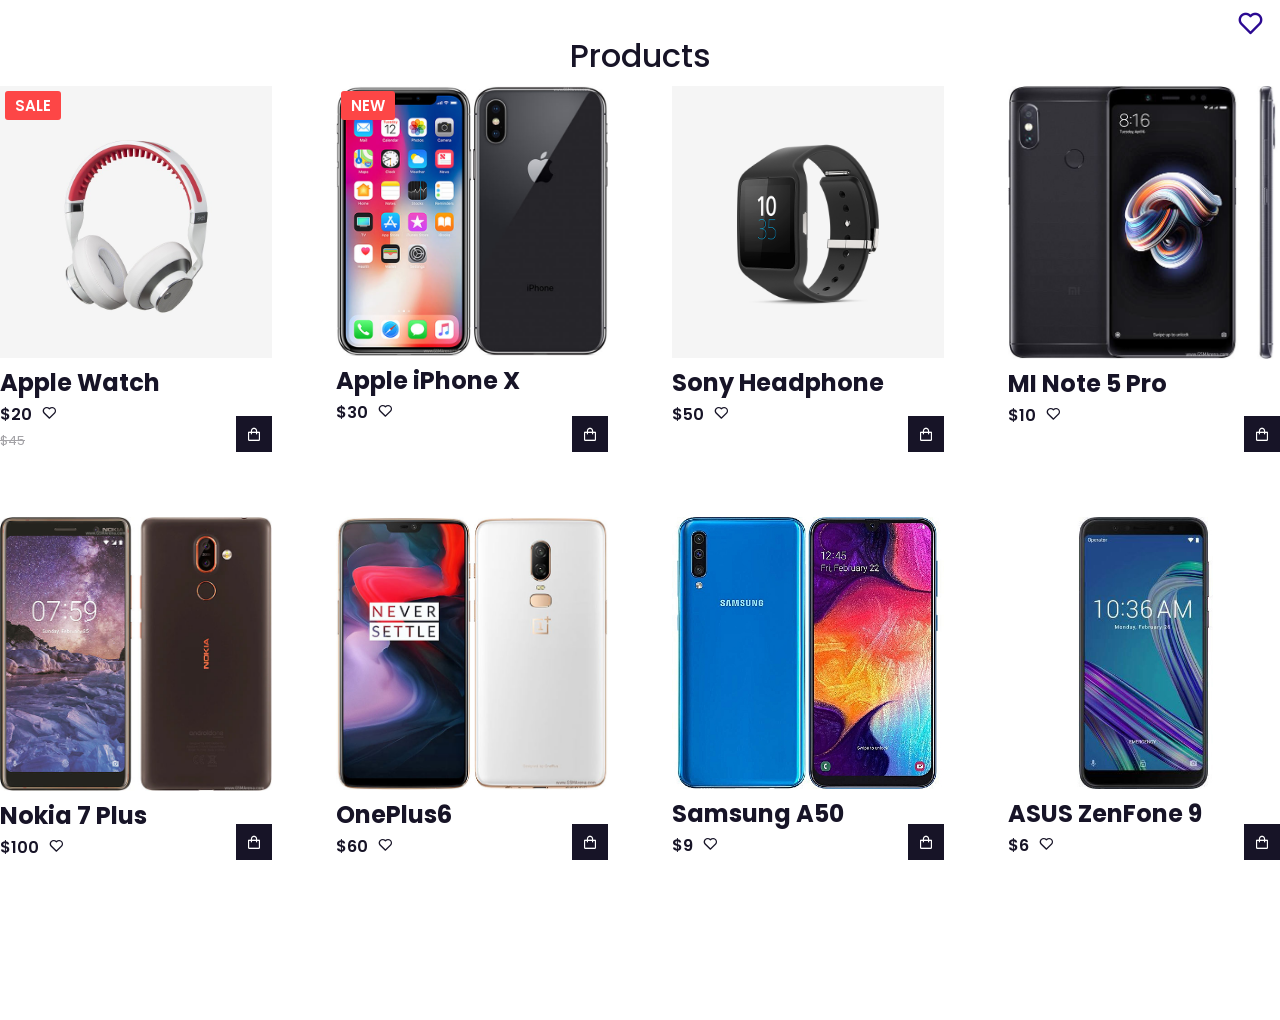
<file: shopping/project 1.html>
<!DOCTYPE html>
<html lang="en">
<head>
<meta charset="UTF_8">
<link rel="stylesheet" href="style.css">
<link href='https://unpkg.com/boxicons@2.1.4/css/boxicons.min.css' rel='stylesheet'>
<meta http-equiv="X-UA-Compatible" content="IE=edge">
<meta name="viewport" content="width=device-width, initial-scale=1.0">
<title>Products Shopping </title>
</head>

<body>
  
  <header>
    <div class="nav container">
      <!--<a href="#" class="logo">Ecommerce</a>-->
  <i class='bx bx-heart favorite' id="fav-icon"></i>
  
  <div class="fav-cart"> 
    <h2 class="fav-title">
      Your favorite
    </h2>
    <div class="fav-content">
      <div class="fav-box">
        <img src="Pictures/Image-10.jpg" alt="" class="fav-img">
        <div class="fav-detail">
          <div class="fav-pro-title"></div>
            samsung_a50
            <div class="fav-pro-price"> $10</div>
        </div>
        
        <i class='bx bxs-trash-alt fav-remove'></i>
      </div>
        </div>
        
        <button type="button" class="buy-button">Buy Now</button>
        <i class='bx bx-x' id="close-cart"></i>
    </div>
  </div>
  </header>

<section class ="shop containers">
<h2 class="section-title">Products</h2>

<div class ="content">

<! --BOXES-->

<div class ="boxes">   
  <img src="Pictures/Image-1 (1).jpg" alt=" "  class="proudcts-image"> 
<h2 class="proudcts-title">Apple Watch</h2>
<span class="price">$20</span>
<i class='bx bx-heart fav'></i><br>
<span class="discount">$45</span>
<div class="text"><h5>Sale</h5></div>
<i class='bx bx-shopping-bag add-cart'></i>
</div>

<div class ="boxes">
<img src="Pictures/iphone_x.jpg" alt=" "  class="proudcts-image">
<h2 class="proudcts-title">Apple iPhone X</h2>
<span class="price">$30</span>
<i class='bx bx-heart fav'></i>
<div class="text"><h5>New</h5></div>
<i class='bx bx-shopping-bag add-cart'></i>
</div>


<div class ="boxes">
<img src="Pictures/Image-19.jpg" alt=" "  class="proudcts-image"> 
<h2 class="proudcts-title">Sony Headphone</h2>
<span class="price">$50</span>
<i class='bx bx-shopping-bag add-cart'></i>
<i class='bx bx-heart fav'></i>
</div>

<div class ="boxes">
<img src="Pictures/mi_note_5_pro.jpg" alt=" "  class="proudcts-image">
<h2 class="proudcts-title">MI Note 5 Pro</h2>
<span class="price">$10</span>
<i class='bx bx-shopping-bag add-cart'> </i>
<i class='bx bx-heart fav'></i>
</div>

   
<div class ="boxes">   
  <img src="Pictures/nokia_7_plus.jpg" alt=" "  class="proudcts-image">
<h2 class="proudcts-title">Nokia 7 Plus</h2>
<span class="price">$100</span>
<i class='bx bx-shopping-bag add-cart'></i>
<i class='bx bx-heart fav'></i>
</div>


<div class ="boxes">
<img src="Pictures/one_plus_6.jpg" alt=" "  class="proudcts-image">
<h2 class="proudcts-title">OnePlus6</h2>
<span class="price">$60</span>
<i class='bx bx-shopping-bag add-cart'></i>
<i class='bx bx-heart fav'></i>
</div>

<div class ="boxes">
  <img src="Pictures/samsung_a50.jpg" alt=" "  class="proudcts-image">
  <h2 class="proudcts-title">Samsung A50</h2>
  <span class="price">$9</span>
  <i class='bx bx-shopping-bag add-cart'></i>
  <i class='bx bx-heart fav'></i>
</div>

  <div class ="boxes">
    <img src="Pictures/zenfone_m1.jpg" alt=" "  class="proudcts-image">
    <h2 class="proudcts-title">ASUS ZenFone 9</h2>
    <span class="price">$6</span>
    <i class='bx bx-shopping-bag add-cart'></i>
    <i class='bx bx-heart fav'></i>
    </div>
</div>
</section>
<script src="main.js"></script>
</body>
</html>
</file>
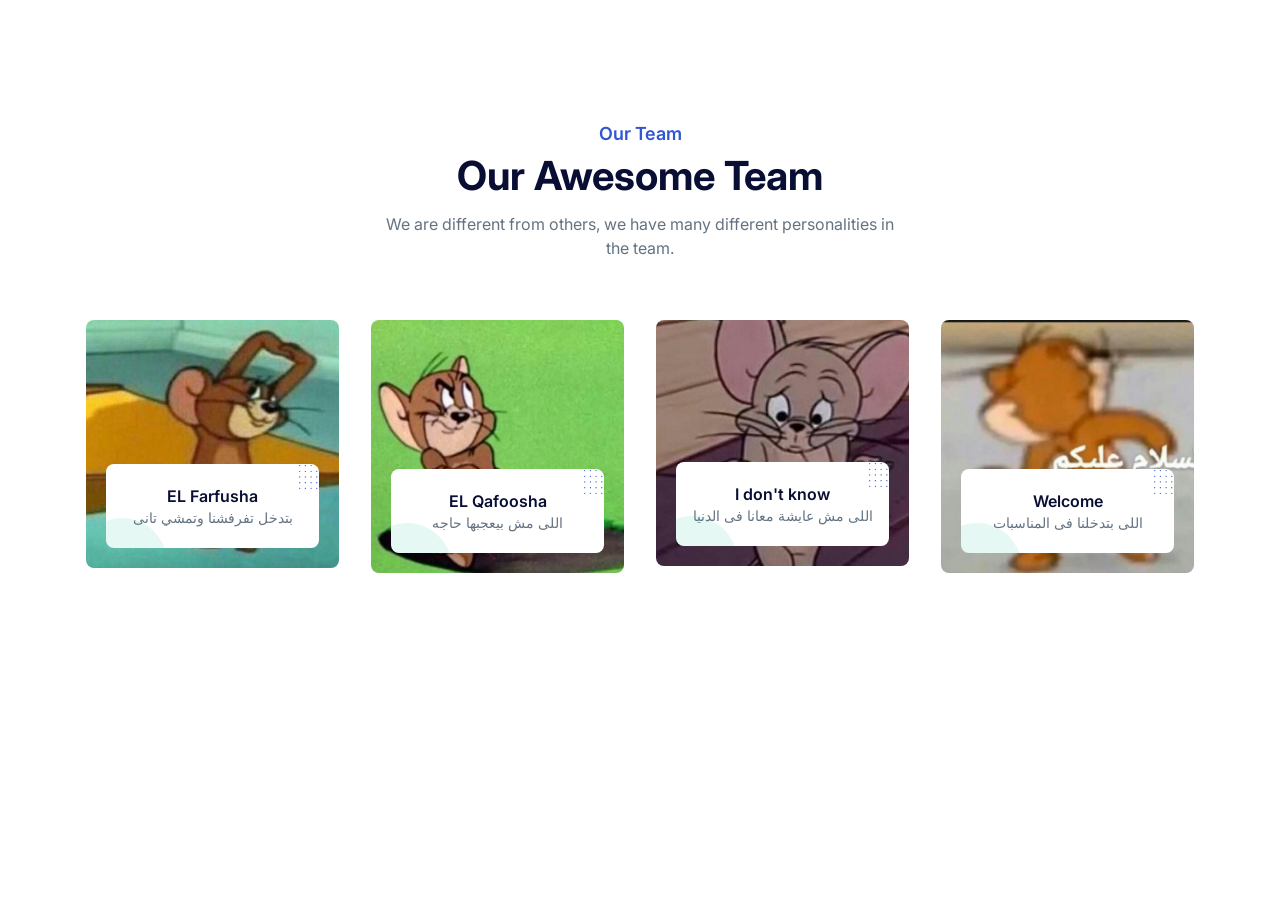
<file: admin/layout/team.html>
<!DOCTYPE html>
<html lang="en">
  <head>
    <meta charset="UTF-8" />
    <meta http-equiv="X-UA-Compatible" content="IE=edge" />
    <meta name="viewport" content="width=device-width, initial-scale=1.0" />
    <title>Teams | TailGrids</title>
    <link
      rel="shortcut icon"
      href="assets/images/favicon.svg"
      type="image/x-icon"
    />
    <link rel="stylesheet" href="assets/css/tailwind.css" />
  </head>
  <body>
    <!-- ====== Team Section Start -->
    <section class="pt-20 pb-10 lg:pt-[120px] lg:pb-20">
      <div class="container mx-auto">
        <div class="-mx-4 flex flex-wrap">
          <div class="w-full px-4">
            <div class="mx-auto mb-[60px] max-w-[510px] text-center">
              <span class="mb-2 block text-lg font-semibold text-primary">
                Our Team
              </span>
              <h2
                class="mb-4 text-3xl font-bold text-dark sm:text-4xl md:text-[40px]"
              >
                Our Awesome Team
              </h2>
              <p class="text-base text-body-color">
                We are different from others,
                we have many different personalities in the team.
              </p>
            </div>
          </div>
        </div>

        <div class="-mx-4 flex flex-wrap justify-center">
          <div class="w-full px-4 md:w-1/2 xl:w-1/4">
            <div class="mx-auto mb-10 w-full max-w-[370px]">
              <div class="relative overflow-hidden rounded-lg">
                <img
                  src="assets/images/team/team-01/image-01.jpg"
                  alt="image"
                  class="w-full"
                />
                <div class="absolute bottom-5 left-0 w-full text-center">
                  <div
                    class="relative mx-5 overflow-hidden rounded-lg bg-white py-5 px-3"
                  >
                    <h3 class="text-base font-semibold text-dark">
                      EL Farfusha
                    </h3>
                    <p class="text-sm text-body-color">بتدخل تفرفشنا وتمشي تانى</p>
                    <div>
                      <span class="absolute left-0 bottom-0">
                        <svg
                          width="61"
                          height="30"
                          viewBox="0 0 61 30"
                          fill="none"
                          xmlns="http://www.w3.org/2000/svg"
                        >
                          <circle
                            cx="16"
                            cy="45"
                            r="45"
                            fill="#13C296"
                            fill-opacity="0.11"
                          />
                        </svg>
                      </span>
                      <span class="absolute top-0 right-0">
                        <svg
                          width="20"
                          height="25"
                          viewBox="0 0 20 25"
                          fill="none"
                          xmlns="http://www.w3.org/2000/svg"
                        >
                          <circle
                            cx="0.706257"
                            cy="24.3533"
                            r="0.646687"
                            transform="rotate(-90 0.706257 24.3533)"
                            fill="#3056D3"
                          />
                          <circle
                            cx="6.39669"
                            cy="24.3533"
                            r="0.646687"
                            transform="rotate(-90 6.39669 24.3533)"
                            fill="#3056D3"
                          />
                          <circle
                            cx="12.0881"
                            cy="24.3533"
                            r="0.646687"
                            transform="rotate(-90 12.0881 24.3533)"
                            fill="#3056D3"
                          />
                          <circle
                            cx="17.7785"
                            cy="24.3533"
                            r="0.646687"
                            transform="rotate(-90 17.7785 24.3533)"
                            fill="#3056D3"
                          />
                          <circle
                            cx="0.706257"
                            cy="18.6624"
                            r="0.646687"
                            transform="rotate(-90 0.706257 18.6624)"
                            fill="#3056D3"
                          />
                          <circle
                            cx="6.39669"
                            cy="18.6624"
                            r="0.646687"
                            transform="rotate(-90 6.39669 18.6624)"
                            fill="#3056D3"
                          />
                          <circle
                            cx="12.0881"
                            cy="18.6624"
                            r="0.646687"
                            transform="rotate(-90 12.0881 18.6624)"
                            fill="#3056D3"
                          />
                          <circle
                            cx="17.7785"
                            cy="18.6624"
                            r="0.646687"
                            transform="rotate(-90 17.7785 18.6624)"
                            fill="#3056D3"
                          />
                          <circle
                            cx="0.706257"
                            cy="12.9717"
                            r="0.646687"
                            transform="rotate(-90 0.706257 12.9717)"
                            fill="#3056D3"
                          />
                          <circle
                            cx="6.39669"
                            cy="12.9717"
                            r="0.646687"
                            transform="rotate(-90 6.39669 12.9717)"
                            fill="#3056D3"
                          />
                          <circle
                            cx="12.0881"
                            cy="12.9717"
                            r="0.646687"
                            transform="rotate(-90 12.0881 12.9717)"
                            fill="#3056D3"
                          />
                          <circle
                            cx="17.7785"
                            cy="12.9717"
                            r="0.646687"
                            transform="rotate(-90 17.7785 12.9717)"
                            fill="#3056D3"
                          />
                          <circle
                            cx="0.706257"
                            cy="7.28077"
                            r="0.646687"
                            transform="rotate(-90 0.706257 7.28077)"
                            fill="#3056D3"
                          />
                          <circle
                            cx="6.39669"
                            cy="7.28077"
                            r="0.646687"
                            transform="rotate(-90 6.39669 7.28077)"
                            fill="#3056D3"
                          />
                          <circle
                            cx="12.0881"
                            cy="7.28077"
                            r="0.646687"
                            transform="rotate(-90 12.0881 7.28077)"
                            fill="#3056D3"
                          />
                          <circle
                            cx="17.7785"
                            cy="7.28077"
                            r="0.646687"
                            transform="rotate(-90 17.7785 7.28077)"
                            fill="#3056D3"
                          />
                          <circle
                            cx="0.706257"
                            cy="1.58989"
                            r="0.646687"
                            transform="rotate(-90 0.706257 1.58989)"
                            fill="#3056D3"
                          />
                          <circle
                            cx="6.39669"
                            cy="1.58989"
                            r="0.646687"
                            transform="rotate(-90 6.39669 1.58989)"
                            fill="#3056D3"
                          />
                          <circle
                            cx="12.0881"
                            cy="1.58989"
                            r="0.646687"
                            transform="rotate(-90 12.0881 1.58989)"
                            fill="#3056D3"
                          />
                          <circle
                            cx="17.7785"
                            cy="1.58989"
                            r="0.646687"
                            transform="rotate(-90 17.7785 1.58989)"
                            fill="#3056D3"
                          />
                        </svg>
                      </span>
                    </div>
                  </div>
                </div>
              </div>
            </div>
          </div>
          <div class="w-full px-4 md:w-1/2 xl:w-1/4">
            <div class="mx-auto mb-10 w-full max-w-[370px]">
              <div class="relative overflow-hidden rounded-lg">
                <img
                  src="assets/images/team/team-01/image-02.jpg"
                  alt="image"
                  class="w-full"
                />
                <div class="absolute bottom-5 left-0 w-full text-center">
                  <div
                    class="relative mx-5 overflow-hidden rounded-lg bg-white py-5 px-3"
                  >
                    <h3 class="text-base font-semibold text-dark">
                      EL Qafoosha
                    </h3>
                    <p class="text-sm text-body-color"> اللى مش بيعجبها حاجه </p>
                    <div>
                      <span class="absolute left-0 bottom-0">
                        <svg
                          width="61"
                          height="30"
                          viewBox="0 0 61 30"
                          fill="none"
                          xmlns="http://www.w3.org/2000/svg"
                        >
                          <circle
                            cx="16"
                            cy="45"
                            r="45"
                            fill="#13C296"
                            fill-opacity="0.11"
                          />
                        </svg>
                      </span>
                      <span class="absolute top-0 right-0">
                        <svg
                          width="20"
                          height="25"
                          viewBox="0 0 20 25"
                          fill="none"
                          xmlns="http://www.w3.org/2000/svg"
                        >
                          <circle
                            cx="0.706257"
                            cy="24.3533"
                            r="0.646687"
                            transform="rotate(-90 0.706257 24.3533)"
                            fill="#3056D3"
                          />
                          <circle
                            cx="6.39669"
                            cy="24.3533"
                            r="0.646687"
                            transform="rotate(-90 6.39669 24.3533)"
                            fill="#3056D3"
                          />
                          <circle
                            cx="12.0881"
                            cy="24.3533"
                            r="0.646687"
                            transform="rotate(-90 12.0881 24.3533)"
                            fill="#3056D3"
                          />
                          <circle
                            cx="17.7785"
                            cy="24.3533"
                            r="0.646687"
                            transform="rotate(-90 17.7785 24.3533)"
                            fill="#3056D3"
                          />
                          <circle
                            cx="0.706257"
                            cy="18.6624"
                            r="0.646687"
                            transform="rotate(-90 0.706257 18.6624)"
                            fill="#3056D3"
                          />
                          <circle
                            cx="6.39669"
                            cy="18.6624"
                            r="0.646687"
                            transform="rotate(-90 6.39669 18.6624)"
                            fill="#3056D3"
                          />
                          <circle
                            cx="12.0881"
                            cy="18.6624"
                            r="0.646687"
                            transform="rotate(-90 12.0881 18.6624)"
                            fill="#3056D3"
                          />
                          <circle
                            cx="17.7785"
                            cy="18.6624"
                            r="0.646687"
                            transform="rotate(-90 17.7785 18.6624)"
                            fill="#3056D3"
                          />
                          <circle
                            cx="0.706257"
                            cy="12.9717"
                            r="0.646687"
                            transform="rotate(-90 0.706257 12.9717)"
                            fill="#3056D3"
                          />
                          <circle
                            cx="6.39669"
                            cy="12.9717"
                            r="0.646687"
                            transform="rotate(-90 6.39669 12.9717)"
                            fill="#3056D3"
                          />
                          <circle
                            cx="12.0881"
                            cy="12.9717"
                            r="0.646687"
                            transform="rotate(-90 12.0881 12.9717)"
                            fill="#3056D3"
                          />
                          <circle
                            cx="17.7785"
                            cy="12.9717"
                            r="0.646687"
                            transform="rotate(-90 17.7785 12.9717)"
                            fill="#3056D3"
                          />
                          <circle
                            cx="0.706257"
                            cy="7.28077"
                            r="0.646687"
                            transform="rotate(-90 0.706257 7.28077)"
                            fill="#3056D3"
                          />
                          <circle
                            cx="6.39669"
                            cy="7.28077"
                            r="0.646687"
                            transform="rotate(-90 6.39669 7.28077)"
                            fill="#3056D3"
                          />
                          <circle
                            cx="12.0881"
                            cy="7.28077"
                            r="0.646687"
                            transform="rotate(-90 12.0881 7.28077)"
                            fill="#3056D3"
                          />
                          <circle
                            cx="17.7785"
                            cy="7.28077"
                            r="0.646687"
                            transform="rotate(-90 17.7785 7.28077)"
                            fill="#3056D3"
                          />
                          <circle
                            cx="0.706257"
                            cy="1.58989"
                            r="0.646687"
                            transform="rotate(-90 0.706257 1.58989)"
                            fill="#3056D3"
                          />
                          <circle
                            cx="6.39669"
                            cy="1.58989"
                            r="0.646687"
                            transform="rotate(-90 6.39669 1.58989)"
                            fill="#3056D3"
                          />
                          <circle
                            cx="12.0881"
                            cy="1.58989"
                            r="0.646687"
                            transform="rotate(-90 12.0881 1.58989)"
                            fill="#3056D3"
                          />
                          <circle
                            cx="17.7785"
                            cy="1.58989"
                            r="0.646687"
                            transform="rotate(-90 17.7785 1.58989)"
                            fill="#3056D3"
                          />
                        </svg>
                      </span>
                    </div>
                  </div>
                </div>
              </div>
            </div>
          </div>
          <div class="w-full px-4 md:w-1/2 xl:w-1/4">
            <div class="mx-auto mb-10 w-full max-w-[370px]">
              <div class="relative overflow-hidden rounded-lg">
                <img
                  src="assets/images/team/team-01/image-03.jpg"
                  alt="image"
                  class="w-full"
                />
                <div class="absolute bottom-5 left-0 w-full text-center">
                  <div
                    class="relative mx-5 overflow-hidden rounded-lg bg-white py-5 px-3"
                  >
                    <h3 class="text-base font-semibold text-dark">
                      I don't know
                    </h3>
                    <p class="text-sm text-body-color">اللى مش عايشة معانا فى الدنيا</p>
                    <div>
                      <span class="absolute left-0 bottom-0">
                        <svg
                          width="61"
                          height="30"
                          viewBox="0 0 61 30"
                          fill="none"
                          xmlns="http://www.w3.org/2000/svg"
                        >
                          <circle
                            cx="16"
                            cy="45"
                            r="45"
                            fill="#13C296"
                            fill-opacity="0.11"
                          />
                        </svg>
                      </span>
                      <span class="absolute top-0 right-0">
                        <svg
                          width="20"
                          height="25"
                          viewBox="0 0 20 25"
                          fill="none"
                          xmlns="http://www.w3.org/2000/svg"
                        >
                          <circle
                            cx="0.706257"
                            cy="24.3533"
                            r="0.646687"
                            transform="rotate(-90 0.706257 24.3533)"
                            fill="#3056D3"
                          />
                          <circle
                            cx="6.39669"
                            cy="24.3533"
                            r="0.646687"
                            transform="rotate(-90 6.39669 24.3533)"
                            fill="#3056D3"
                          />
                          <circle
                            cx="12.0881"
                            cy="24.3533"
                            r="0.646687"
                            transform="rotate(-90 12.0881 24.3533)"
                            fill="#3056D3"
                          />
                          <circle
                            cx="17.7785"
                            cy="24.3533"
                            r="0.646687"
                            transform="rotate(-90 17.7785 24.3533)"
                            fill="#3056D3"
                          />
                          <circle
                            cx="0.706257"
                            cy="18.6624"
                            r="0.646687"
                            transform="rotate(-90 0.706257 18.6624)"
                            fill="#3056D3"
                          />
                          <circle
                            cx="6.39669"
                            cy="18.6624"
                            r="0.646687"
                            transform="rotate(-90 6.39669 18.6624)"
                            fill="#3056D3"
                          />
                          <circle
                            cx="12.0881"
                            cy="18.6624"
                            r="0.646687"
                            transform="rotate(-90 12.0881 18.6624)"
                            fill="#3056D3"
                          />
                          <circle
                            cx="17.7785"
                            cy="18.6624"
                            r="0.646687"
                            transform="rotate(-90 17.7785 18.6624)"
                            fill="#3056D3"
                          />
                          <circle
                            cx="0.706257"
                            cy="12.9717"
                            r="0.646687"
                            transform="rotate(-90 0.706257 12.9717)"
                            fill="#3056D3"
                          />
                          <circle
                            cx="6.39669"
                            cy="12.9717"
                            r="0.646687"
                            transform="rotate(-90 6.39669 12.9717)"
                            fill="#3056D3"
                          />
                          <circle
                            cx="12.0881"
                            cy="12.9717"
                            r="0.646687"
                            transform="rotate(-90 12.0881 12.9717)"
                            fill="#3056D3"
                          />
                          <circle
                            cx="17.7785"
                            cy="12.9717"
                            r="0.646687"
                            transform="rotate(-90 17.7785 12.9717)"
                            fill="#3056D3"
                          />
                          <circle
                            cx="0.706257"
                            cy="7.28077"
                            r="0.646687"
                            transform="rotate(-90 0.706257 7.28077)"
                            fill="#3056D3"
                          />
                          <circle
                            cx="6.39669"
                            cy="7.28077"
                            r="0.646687"
                            transform="rotate(-90 6.39669 7.28077)"
                            fill="#3056D3"
                          />
                          <circle
                            cx="12.0881"
                            cy="7.28077"
                            r="0.646687"
                            transform="rotate(-90 12.0881 7.28077)"
                            fill="#3056D3"
                          />
                          <circle
                            cx="17.7785"
                            cy="7.28077"
                            r="0.646687"
                            transform="rotate(-90 17.7785 7.28077)"
                            fill="#3056D3"
                          />
                          <circle
                            cx="0.706257"
                            cy="1.58989"
                            r="0.646687"
                            transform="rotate(-90 0.706257 1.58989)"
                            fill="#3056D3"
                          />
                          <circle
                            cx="6.39669"
                            cy="1.58989"
                            r="0.646687"
                            transform="rotate(-90 6.39669 1.58989)"
                            fill="#3056D3"
                          />
                          <circle
                            cx="12.0881"
                            cy="1.58989"
                            r="0.646687"
                            transform="rotate(-90 12.0881 1.58989)"
                            fill="#3056D3"
                          />
                          <circle
                            cx="17.7785"
                            cy="1.58989"
                            r="0.646687"
                            transform="rotate(-90 17.7785 1.58989)"
                            fill="#3056D3"
                          />
                        </svg>
                      </span>
                    </div>
                  </div>
                </div>
              </div>
            </div>
          </div>
          <div class="w-full px-4 md:w-1/2 xl:w-1/4">
            <div class="mx-auto mb-10 w-full max-w-[370px]">
              <div class="relative overflow-hidden rounded-lg">
                <img
                  src="assets/images/team/team-01/image-04.jpg"
                  alt="image"
                  class="w-full"
                />
                <div class="absolute bottom-5 left-0 w-full text-center">
                  <div
                    class="relative mx-5 overflow-hidden rounded-lg bg-white py-5 px-3"
                  >
                    <h3 class="text-base font-semibold text-dark">
                      Welcome
                    </h3>
                    <p class="text-sm text-body-color">اللى بتدخلنا فى المناسبات</p>
                    <div>
                      <span class="absolute left-0 bottom-0">
                        <svg
                          width="61"
                          height="30"
                          viewBox="0 0 61 30"
                          fill="none"
                          xmlns="http://www.w3.org/2000/svg"
                        >
                          <circle
                            cx="16"
                            cy="45"
                            r="45"
                            fill="#13C296"
                            fill-opacity="0.11"
                          />
                        </svg>
                      </span>
                      <span class="absolute top-0 right-0">
                        <svg
                          width="20"
                          height="25"
                          viewBox="0 0 20 25"
                          fill="none"
                          xmlns="http://www.w3.org/2000/svg"
                        >
                          <circle
                            cx="0.706257"
                            cy="24.3533"
                            r="0.646687"
                            transform="rotate(-90 0.706257 24.3533)"
                            fill="#3056D3"
                          />
                          <circle
                            cx="6.39669"
                            cy="24.3533"
                            r="0.646687"
                            transform="rotate(-90 6.39669 24.3533)"
                            fill="#3056D3"
                          />
                          <circle
                            cx="12.0881"
                            cy="24.3533"
                            r="0.646687"
                            transform="rotate(-90 12.0881 24.3533)"
                            fill="#3056D3"
                          />
                          <circle
                            cx="17.7785"
                            cy="24.3533"
                            r="0.646687"
                            transform="rotate(-90 17.7785 24.3533)"
                            fill="#3056D3"
                          />
                          <circle
                            cx="0.706257"
                            cy="18.6624"
                            r="0.646687"
                            transform="rotate(-90 0.706257 18.6624)"
                            fill="#3056D3"
                          />
                          <circle
                            cx="6.39669"
                            cy="18.6624"
                            r="0.646687"
                            transform="rotate(-90 6.39669 18.6624)"
                            fill="#3056D3"
                          />
                          <circle
                            cx="12.0881"
                            cy="18.6624"
                            r="0.646687"
                            transform="rotate(-90 12.0881 18.6624)"
                            fill="#3056D3"
                          />
                          <circle
                            cx="17.7785"
                            cy="18.6624"
                            r="0.646687"
                            transform="rotate(-90 17.7785 18.6624)"
                            fill="#3056D3"
                          />
                          <circle
                            cx="0.706257"
                            cy="12.9717"
                            r="0.646687"
                            transform="rotate(-90 0.706257 12.9717)"
                            fill="#3056D3"
                          />
                          <circle
                            cx="6.39669"
                            cy="12.9717"
                            r="0.646687"
                            transform="rotate(-90 6.39669 12.9717)"
                            fill="#3056D3"
                          />
                          <circle
                            cx="12.0881"
                            cy="12.9717"
                            r="0.646687"
                            transform="rotate(-90 12.0881 12.9717)"
                            fill="#3056D3"
                          />
                          <circle
                            cx="17.7785"
                            cy="12.9717"
                            r="0.646687"
                            transform="rotate(-90 17.7785 12.9717)"
                            fill="#3056D3"
                          />
                          <circle
                            cx="0.706257"
                            cy="7.28077"
                            r="0.646687"
                            transform="rotate(-90 0.706257 7.28077)"
                            fill="#3056D3"
                          />
                          <circle
                            cx="6.39669"
                            cy="7.28077"
                            r="0.646687"
                            transform="rotate(-90 6.39669 7.28077)"
                            fill="#3056D3"
                          />
                          <circle
                            cx="12.0881"
                            cy="7.28077"
                            r="0.646687"
                            transform="rotate(-90 12.0881 7.28077)"
                            fill="#3056D3"
                          />
                          <circle
                            cx="17.7785"
                            cy="7.28077"
                            r="0.646687"
                            transform="rotate(-90 17.7785 7.28077)"
                            fill="#3056D3"
                          />
                          <circle
                            cx="0.706257"
                            cy="1.58989"
                            r="0.646687"
                            transform="rotate(-90 0.706257 1.58989)"
                            fill="#3056D3"
                          />
                          <circle
                            cx="6.39669"
                            cy="1.58989"
                            r="0.646687"
                            transform="rotate(-90 6.39669 1.58989)"
                            fill="#3056D3"
                          />
                          <circle
                            cx="12.0881"
                            cy="1.58989"
                            r="0.646687"
                            transform="rotate(-90 12.0881 1.58989)"
                            fill="#3056D3"
                          />
                          <circle
                            cx="17.7785"
                            cy="1.58989"
                            r="0.646687"
                            transform="rotate(-90 17.7785 1.58989)"
                            fill="#3056D3"
                          />
                        </svg>
                      </span>
                    </div>
                  </div>
                </div>
              </div>
            </div>
          </div>
        </div>
      </div>
    </section>
    <!-- ====== Team Section End -->
  </body>
</html>
</file>
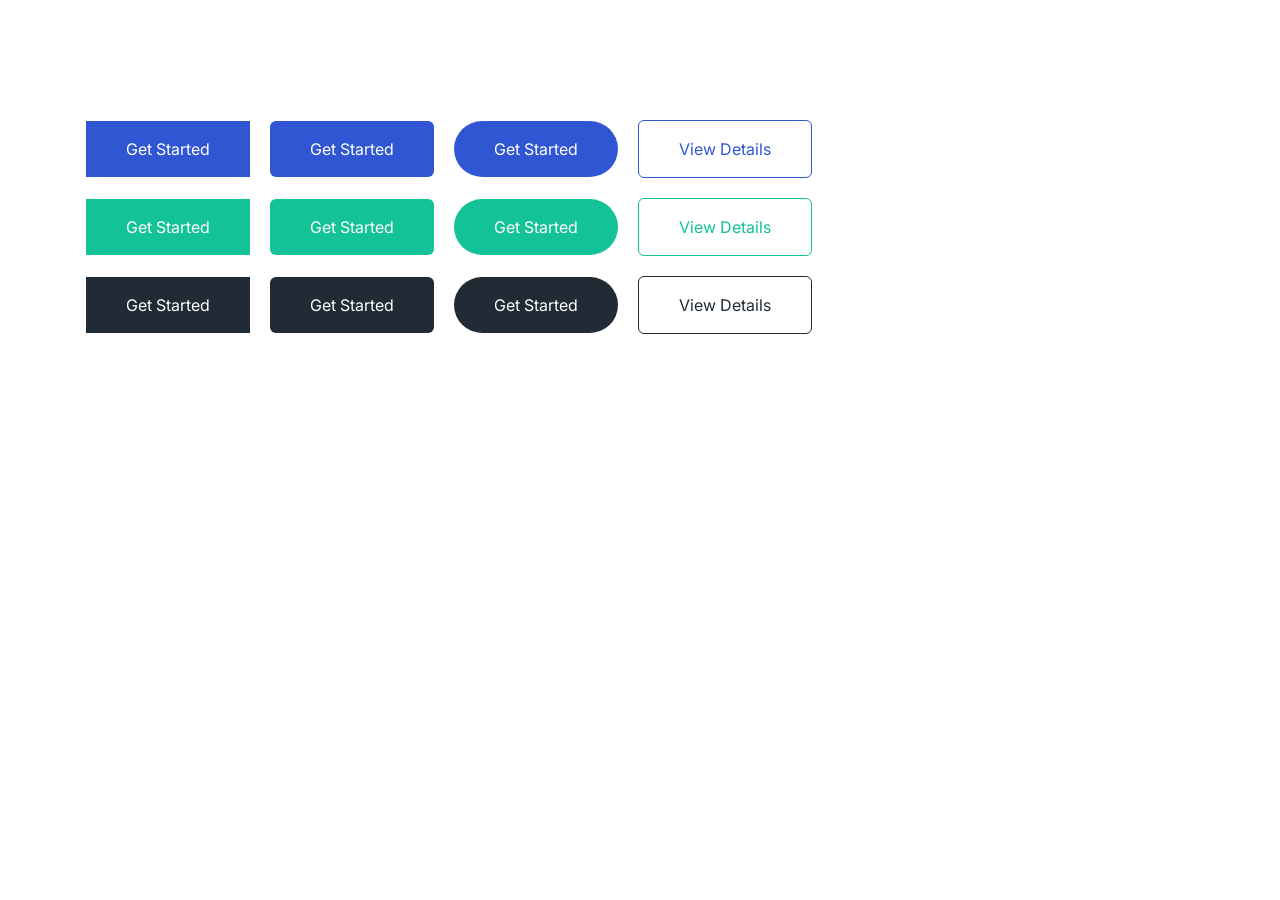
<file: cart/project/ex/buttons.html>
<!DOCTYPE html>
<html lang="en">
  <head>
    <meta charset="UTF-8" />
    <meta http-equiv="X-UA-Compatible" content="IE=edge" />
    <meta name="viewport" content="width=device-width, initial-scale=1.0" />
    <title>Buttons | TailGrids</title>
    <link
      rel="shortcut icon"
      href="assets/images/favicon.svg"
      type="image/x-icon"
    />
    <link rel="stylesheet" href="assets/css/tailwind.css" />
  </head>
  <body>
    <!-- ====== Button Section Start -->
    <section class="pt-20 pb-10 lg:pt-[120px] lg:pb-20">
      <div class="container mx-auto">
        <div class="-mx-4 flex flex-wrap">
          <div class="w-full px-4">
            <div class="mb-5 flex flex-wrap items-center space-x-5">
              <a
                href="javascript:void(0)"
                class="inline-flex items-center justify-center bg-primary py-4 px-10 text-center text-base font-normal text-white hover:bg-opacity-90 lg:px-8 xl:px-10"
              >
                Get Started
              </a>
              <a
                href="javascript:void(0)"
                class="inline-flex items-center justify-center rounded-md bg-primary py-4 px-10 text-center text-base font-normal text-white hover:bg-opacity-90 lg:px-8 xl:px-10"
              >
                Get Started
              </a>
              <a
                href="javascript:void(0)"
                class="inline-flex items-center justify-center rounded-full bg-primary py-4 px-10 text-center text-base font-normal text-white hover:bg-opacity-90 lg:px-8 xl:px-10"
              >
                Get Started
              </a>
              <a
                href="javascript:void(0)"
                class="inline-flex items-center justify-center rounded-md border border-primary py-4 px-10 text-center text-base text-primary transition hover:border-primary hover:bg-primary hover:text-white lg:px-8 xl:px-10"
              >
                View Details
              </a>
            </div>
            <div class="mb-5 flex flex-wrap items-center space-x-5">
              <a
                href="javascript:void(0)"
                class="inline-flex items-center justify-center bg-secondary py-4 px-10 text-center text-base font-normal text-white hover:bg-opacity-90 lg:px-8 xl:px-10"
              >
                Get Started
              </a>
              <a
                href="javascript:void(0)"
                class="inline-flex items-center justify-center rounded-md bg-secondary py-4 px-10 text-center text-base font-normal text-white hover:bg-opacity-90 lg:px-8 xl:px-10"
              >
                Get Started
              </a>
              <a
                href="javascript:void(0)"
                class="inline-flex items-center justify-center rounded-full bg-secondary py-4 px-10 text-center text-base font-normal text-white hover:bg-opacity-90 lg:px-8 xl:px-10"
              >
                Get Started
              </a>
              <a
                href="javascript:void(0)"
                class="inline-flex items-center justify-center rounded-md border border-secondary py-4 px-10 text-center text-base text-secondary transition hover:border-secondary hover:bg-secondary hover:text-white lg:px-8 xl:px-10"
              >
                View Details
              </a>
            </div>
            <div class="mb-5 flex flex-wrap items-center space-x-5">
              <a
                href="javascript:void(0)"
                class="inline-flex items-center justify-center bg-black py-4 px-10 text-center text-base font-normal text-white hover:bg-opacity-90 lg:px-8 xl:px-10"
              >
                Get Started
              </a>
              <a
                href="javascript:void(0)"
                class="inline-flex items-center justify-center rounded-md bg-black py-4 px-10 text-center text-base font-normal text-white hover:bg-opacity-90 lg:px-8 xl:px-10"
              >
                Get Started
              </a>
              <a
                href="javascript:void(0)"
                class="inline-flex items-center justify-center rounded-full bg-black py-4 px-10 text-center text-base font-normal text-white hover:bg-opacity-90 lg:px-8 xl:px-10"
              >
                Get Started
              </a>
              <a
                href="javascript:void(0)"
                class="inline-flex items-center justify-center rounded-md border border-black py-4 px-10 text-center text-base text-black transition hover:border-black hover:bg-black hover:text-white lg:px-8 xl:px-10"
              >
                View Details
              </a>
            </div>
          </div>
        </div>
      </div>
    </section>
    <!-- ====== Buttons Section End -->
  </body>
</html>
</file>
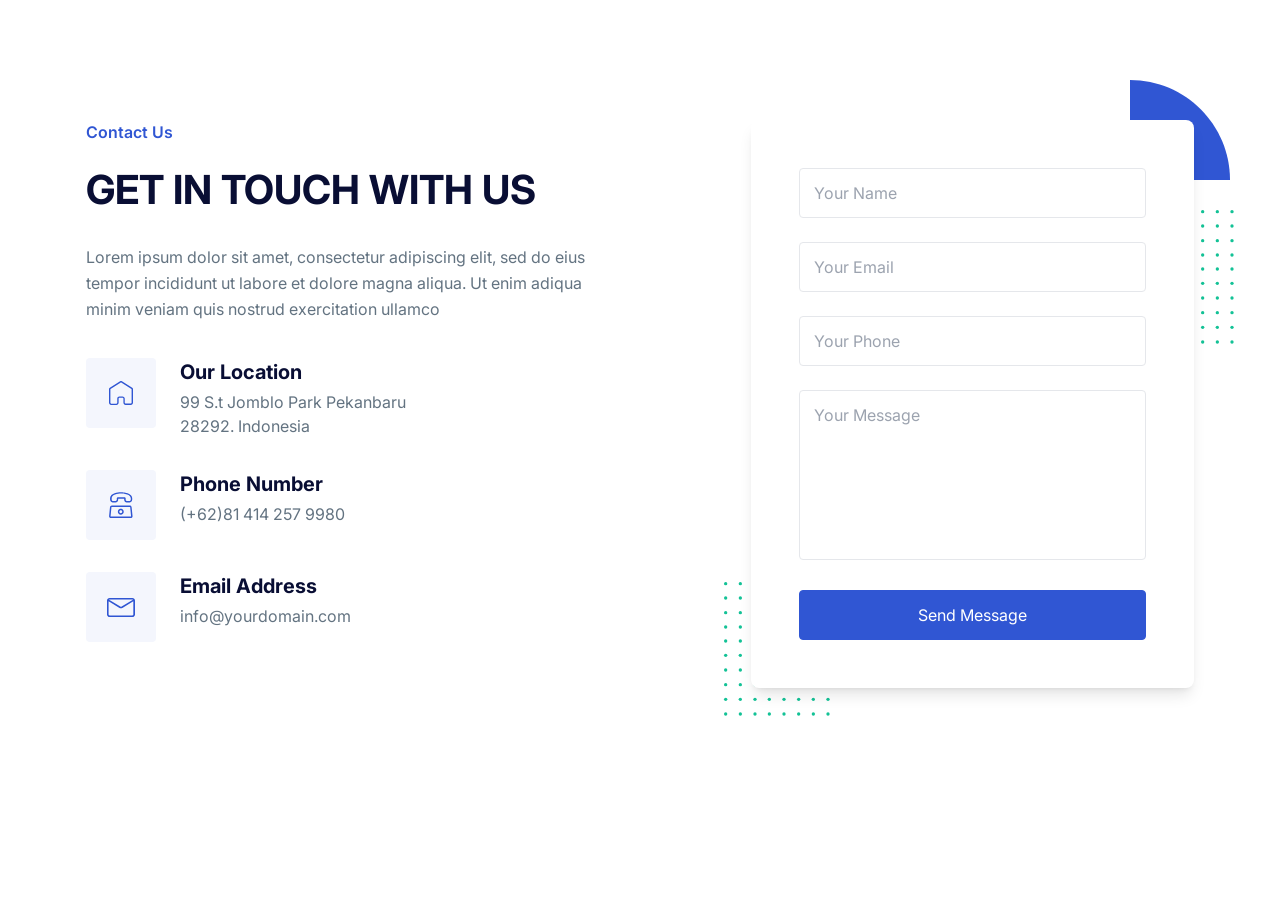
<file: cart/project/ex/contact.html>
<!DOCTYPE html>
<html lang="en">
  <head>
    <meta charset="UTF-8" />
    <meta http-equiv="X-UA-Compatible" content="IE=edge" />
    <meta name="viewport" content="width=device-width, initial-scale=1.0" />
    <title>Contact | TailGrids</title>
    <link
      rel="shortcut icon"
      href="assets/images/favicon.svg"
      type="image/x-icon"
    />
    <link rel="stylesheet" href="assets/css/tailwind.css" />
  </head>
  <body>
    <!-- ====== Contact Section Start -->
    <section class="relative z-10 overflow-hidden bg-white py-20 lg:py-[120px]">
      <div class="container mx-auto">
        <div class="-mx-4 flex flex-wrap lg:justify-between">
          <div class="w-full px-4 lg:w-1/2 xl:w-6/12">
            <div class="mb-12 max-w-[570px] lg:mb-0">
              <span class="mb-4 block text-base font-semibold text-primary">
                Contact Us
              </span>
              <h2
                class="mb-6 text-[32px] font-bold uppercase text-dark sm:text-[40px] lg:text-[36px] xl:text-[40px]"
              >
                GET IN TOUCH WITH US
              </h2>
              <p class="mb-9 text-base leading-relaxed text-body-color">
                Lorem ipsum dolor sit amet, consectetur adipiscing elit, sed do
                eius tempor incididunt ut labore et dolore magna aliqua. Ut enim
                adiqua minim veniam quis nostrud exercitation ullamco
              </p>

              <div class="mb-8 flex w-full max-w-[370px]">
                <div
                  class="mr-6 flex h-[60px] w-full max-w-[60px] items-center justify-center overflow-hidden rounded bg-primary bg-opacity-5 text-primary sm:h-[70px] sm:max-w-[70px]"
                >
                  <svg
                    width="24"
                    height="24"
                    viewBox="0 0 24 24"
                    class="fill-current"
                  >
                    <path
                      d="M21.8182 24H16.5584C15.3896 24 14.4156 23.0256 14.4156 21.8563V17.5688C14.4156 17.1401 14.0649 16.7893 13.6364 16.7893H10.4026C9.97403 16.7893 9.62338 17.1401 9.62338 17.5688V21.8173C9.62338 22.9866 8.64935 23.961 7.48052 23.961H2.14286C0.974026 23.961 0 22.9866 0 21.8173V8.21437C0 7.62972 0.311688 7.08404 0.818182 6.77223L11.1039 0.263094C11.6494 -0.0876979 12.3896 -0.0876979 12.9351 0.263094L23.2208 6.77223C23.7273 7.08404 24 7.62972 24 8.21437V21.7783C24 23.0256 23.026 24 21.8182 24ZM10.3636 15.4251H13.5974C14.7662 15.4251 15.7403 16.3995 15.7403 17.5688V21.8173C15.7403 22.246 16.0909 22.5968 16.5195 22.5968H21.8182C22.2468 22.5968 22.5974 22.246 22.5974 21.8173V8.25335C22.5974 8.13642 22.5195 8.01949 22.4416 7.94153L12.1948 1.4324C12.0779 1.35445 11.9221 1.35445 11.8442 1.4324L1.55844 7.94153C1.44156 8.01949 1.4026 8.13642 1.4026 8.25335V21.8563C1.4026 22.285 1.75325 22.6358 2.18182 22.6358H7.48052C7.90909 22.6358 8.25974 22.285 8.25974 21.8563V17.5688C8.22078 16.3995 9.19481 15.4251 10.3636 15.4251Z"
                    />
                  </svg>
                </div>
                <div class="w-full">
                  <h4 class="mb-1 text-xl font-bold text-dark">Our Location</h4>
                  <p class="text-base text-body-color">
                    99 S.t Jomblo Park Pekanbaru 28292. Indonesia
                  </p>
                </div>
              </div>

              <div class="mb-8 flex w-full max-w-[370px]">
                <div
                  class="mr-6 flex h-[60px] w-full max-w-[60px] items-center justify-center overflow-hidden rounded bg-primary bg-opacity-5 text-primary sm:h-[70px] sm:max-w-[70px]"
                >
                  <svg
                    width="24"
                    height="26"
                    viewBox="0 0 24 26"
                    class="fill-current"
                  >
                    <path
                      d="M22.6149 15.1386C22.5307 14.1704 21.7308 13.4968 20.7626 13.4968H2.82869C1.86042 13.4968 1.10265 14.2125 0.97636 15.1386L0.092295 23.9793C0.0501967 24.4845 0.21859 25.0317 0.555377 25.4106C0.892163 25.7895 1.39734 26 1.94462 26H21.6887C22.1939 26 22.6991 25.7895 23.078 25.4106C23.4148 25.0317 23.5832 24.5266 23.5411 23.9793L22.6149 15.1386ZM21.9413 24.4424C21.8992 24.4845 21.815 24.5687 21.6466 24.5687H1.94462C1.81833 24.5687 1.69203 24.4845 1.64993 24.4424C1.60783 24.4003 1.52364 24.3161 1.56574 24.1477L2.4498 15.2649C2.4498 15.0544 2.61819 14.9281 2.82869 14.9281H20.8047C21.0152 14.9281 21.1415 15.0544 21.1835 15.2649L22.0676 24.1477C22.0255 24.274 21.9834 24.4003 21.9413 24.4424Z"
                    />
                    <path
                      d="M11.7965 16.7805C10.1547 16.7805 8.84961 18.0855 8.84961 19.7273C8.84961 21.3692 10.1547 22.6742 11.7965 22.6742C13.4383 22.6742 14.7434 21.3692 14.7434 19.7273C14.7434 18.0855 13.4383 16.7805 11.7965 16.7805ZM11.7965 21.2008C10.9966 21.2008 10.3231 20.5272 10.3231 19.7273C10.3231 18.9275 10.9966 18.2539 11.7965 18.2539C12.5964 18.2539 13.2699 18.9275 13.2699 19.7273C13.2699 20.5272 12.5964 21.2008 11.7965 21.2008Z"
                    />
                    <path
                      d="M1.10265 7.85562C1.18684 9.70794 2.82868 10.4657 3.67064 10.4657H6.61752C6.65962 10.4657 6.65962 10.4657 6.65962 10.4657C7.92257 10.3815 9.18552 9.53955 9.18552 7.85562V6.84526C10.5748 6.84526 13.7742 6.84526 15.1635 6.84526V7.85562C15.1635 9.53955 16.4264 10.3815 17.6894 10.4657H17.7315H20.6363C21.4782 10.4657 23.1201 9.70794 23.2043 7.85562C23.2043 7.72932 23.2043 7.26624 23.2043 6.84526C23.2043 6.50847 23.2043 6.21378 23.2043 6.17169C23.2043 6.12959 23.2043 6.08749 23.2043 6.08749C23.078 4.90874 22.657 3.94047 21.9413 3.18271L21.8992 3.14061C20.8468 2.17235 19.5838 1.62507 18.6155 1.28828C15.795 0.193726 12.2587 0.193726 12.0903 0.193726C9.6065 0.235824 8.00677 0.446315 5.60716 1.28828C4.681 1.58297 3.41805 2.13025 2.36559 3.09851L2.3235 3.14061C1.60782 3.89838 1.18684 4.86664 1.06055 6.04539C1.06055 6.08749 1.06055 6.12959 1.06055 6.12959C1.06055 6.21378 1.06055 6.46637 1.06055 6.80316C1.10265 7.18204 1.10265 7.68722 1.10265 7.85562ZM3.37595 4.15097C4.21792 3.3932 5.27038 2.93012 6.15444 2.59333C8.34355 1.79346 9.7749 1.62507 12.1745 1.58297C12.3429 1.58297 15.6266 1.62507 18.1525 2.59333C19.0365 2.93012 20.089 3.3511 20.931 4.15097C21.394 4.65615 21.6887 5.32972 21.7729 6.12959C21.7729 6.25588 21.7729 6.46637 21.7729 6.80316C21.7729 7.22414 21.7729 7.68722 21.7729 7.81352C21.7308 8.78178 20.8047 8.99227 20.6784 8.99227H17.7736C17.3526 8.95017 16.679 8.78178 16.679 7.85562V6.12959C16.679 5.7928 16.4685 5.54021 16.1738 5.41392C15.9213 5.32972 8.55405 5.32972 8.30146 5.41392C8.00677 5.49811 7.79628 5.7928 7.79628 6.12959V7.85562C7.79628 8.78178 7.1227 8.95017 6.70172 8.99227H3.79694C3.67064 8.99227 2.74448 8.78178 2.70238 7.81352C2.70238 7.68722 2.70238 7.22414 2.70238 6.80316C2.70238 6.46637 2.70238 6.29798 2.70238 6.17169C2.61818 5.32972 2.91287 4.65615 3.37595 4.15097Z"
                    />
                  </svg>
                </div>
                <div class="w-full">
                  <h4 class="mb-1 text-xl font-bold text-dark">Phone Number</h4>
                  <p class="text-base text-body-color">(+62)81 414 257 9980</p>
                </div>
              </div>

              <div class="mb-8 flex w-full max-w-[370px]">
                <div
                  class="mr-6 flex h-[60px] w-full max-w-[60px] items-center justify-center overflow-hidden rounded bg-primary bg-opacity-5 text-primary sm:h-[70px] sm:max-w-[70px]"
                >
                  <svg
                    width="28"
                    height="19"
                    viewBox="0 0 28 19"
                    class="fill-current"
                  >
                    <path
                      d="M25.3636 0H2.63636C1.18182 0 0 1.16785 0 2.6052V16.3948C0 17.8322 1.18182 19 2.63636 19H25.3636C26.8182 19 28 17.8322 28 16.3948V2.6052C28 1.16785 26.8182 0 25.3636 0ZM25.3636 1.5721C25.5909 1.5721 25.7727 1.61702 25.9545 1.75177L14.6364 8.53428C14.2273 8.75886 13.7727 8.75886 13.3636 8.53428L2.04545 1.75177C2.22727 1.66194 2.40909 1.5721 2.63636 1.5721H25.3636ZM25.3636 17.383H2.63636C2.09091 17.383 1.59091 16.9338 1.59091 16.3499V3.32388L12.5 9.8818C12.9545 10.1513 13.4545 10.2861 13.9545 10.2861C14.4545 10.2861 14.9545 10.1513 15.4091 9.8818L26.3182 3.32388V16.3499C26.4091 16.9338 25.9091 17.383 25.3636 17.383Z"
                    />
                  </svg>
                </div>
                <div class="w-full">
                  <h4 class="mb-1 text-xl font-bold text-dark">
                    Email Address
                  </h4>
                  <p class="text-base text-body-color">info@yourdomain.com</p>
                </div>
              </div>
            </div>
          </div>
          <div class="w-full px-4 lg:w-1/2 xl:w-5/12">
            <div class="relative rounded-lg bg-white p-8 shadow-lg sm:p-12">
              <form>
                <div class="mb-6">
                  <input
                    type="text"
                    placeholder="Your Name"
                    class="border-[f0f0f0] w-full rounded border py-3 px-[14px] text-base text-body-color outline-none focus:border-primary focus-visible:shadow-none"
                  />
                </div>
                <div class="mb-6">
                  <input
                    type="email"
                    placeholder="Your Email"
                    class="border-[f0f0f0] w-full rounded border py-3 px-[14px] text-base text-body-color outline-none focus:border-primary focus-visible:shadow-none"
                  />
                </div>
                <div class="mb-6">
                  <input
                    type="text"
                    placeholder="Your Phone"
                    class="border-[f0f0f0] w-full rounded border py-3 px-[14px] text-base text-body-color outline-none focus:border-primary focus-visible:shadow-none"
                  />
                </div>
                <div class="mb-6">
                  <textarea
                    rows="6"
                    placeholder="Your Message"
                    class="border-[f0f0f0] w-full resize-none rounded border py-3 px-[14px] text-base text-body-color outline-none focus:border-primary focus-visible:shadow-none"
                  ></textarea>
                </div>
                <div>
                  <button
                    type="submit"
                    class="w-full rounded border border-primary bg-primary p-3 text-white transition hover:bg-opacity-90"
                  >
                    Send Message
                  </button>
                </div>
              </form>
              <div>
                <span class="absolute -top-10 -right-9 z-[-1]">
                  <svg
                    width="100"
                    height="100"
                    viewBox="0 0 100 100"
                    fill="none"
                    xmlns="http://www.w3.org/2000/svg"
                  >
                    <path
                      fill-rule="evenodd"
                      clip-rule="evenodd"
                      d="M0 100C0 44.7715 0 0 0 0C55.2285 0 100 44.7715 100 100C100 100 100 100 0 100Z"
                      fill="#3056D3"
                    />
                  </svg>
                </span>
                <span class="absolute -right-10 top-[90px] z-[-1]">
                  <svg
                    width="34"
                    height="134"
                    viewBox="0 0 34 134"
                    fill="none"
                    xmlns="http://www.w3.org/2000/svg"
                  >
                    <circle
                      cx="31.9993"
                      cy="132"
                      r="1.66667"
                      transform="rotate(180 31.9993 132)"
                      fill="#13C296"
                    />
                    <circle
                      cx="31.9993"
                      cy="117.333"
                      r="1.66667"
                      transform="rotate(180 31.9993 117.333)"
                      fill="#13C296"
                    />
                    <circle
                      cx="31.9993"
                      cy="102.667"
                      r="1.66667"
                      transform="rotate(180 31.9993 102.667)"
                      fill="#13C296"
                    />
                    <circle
                      cx="31.9993"
                      cy="88"
                      r="1.66667"
                      transform="rotate(180 31.9993 88)"
                      fill="#13C296"
                    />
                    <circle
                      cx="31.9993"
                      cy="73.3333"
                      r="1.66667"
                      transform="rotate(180 31.9993 73.3333)"
                      fill="#13C296"
                    />
                    <circle
                      cx="31.9993"
                      cy="45"
                      r="1.66667"
                      transform="rotate(180 31.9993 45)"
                      fill="#13C296"
                    />
                    <circle
                      cx="31.9993"
                      cy="16"
                      r="1.66667"
                      transform="rotate(180 31.9993 16)"
                      fill="#13C296"
                    />
                    <circle
                      cx="31.9993"
                      cy="59"
                      r="1.66667"
                      transform="rotate(180 31.9993 59)"
                      fill="#13C296"
                    />
                    <circle
                      cx="31.9993"
                      cy="30.6666"
                      r="1.66667"
                      transform="rotate(180 31.9993 30.6666)"
                      fill="#13C296"
                    />
                    <circle
                      cx="31.9993"
                      cy="1.66665"
                      r="1.66667"
                      transform="rotate(180 31.9993 1.66665)"
                      fill="#13C296"
                    />
                    <circle
                      cx="17.3333"
                      cy="132"
                      r="1.66667"
                      transform="rotate(180 17.3333 132)"
                      fill="#13C296"
                    />
                    <circle
                      cx="17.3333"
                      cy="117.333"
                      r="1.66667"
                      transform="rotate(180 17.3333 117.333)"
                      fill="#13C296"
                    />
                    <circle
                      cx="17.3333"
                      cy="102.667"
                      r="1.66667"
                      transform="rotate(180 17.3333 102.667)"
                      fill="#13C296"
                    />
                    <circle
                      cx="17.3333"
                      cy="88"
                      r="1.66667"
                      transform="rotate(180 17.3333 88)"
                      fill="#13C296"
                    />
                    <circle
                      cx="17.3333"
                      cy="73.3333"
                      r="1.66667"
                      transform="rotate(180 17.3333 73.3333)"
                      fill="#13C296"
                    />
                    <circle
                      cx="17.3333"
                      cy="45"
                      r="1.66667"
                      transform="rotate(180 17.3333 45)"
                      fill="#13C296"
                    />
                    <circle
                      cx="17.3333"
                      cy="16"
                      r="1.66667"
                      transform="rotate(180 17.3333 16)"
                      fill="#13C296"
                    />
                    <circle
                      cx="17.3333"
                      cy="59"
                      r="1.66667"
                      transform="rotate(180 17.3333 59)"
                      fill="#13C296"
                    />
                    <circle
                      cx="17.3333"
                      cy="30.6666"
                      r="1.66667"
                      transform="rotate(180 17.3333 30.6666)"
                      fill="#13C296"
                    />
                    <circle
                      cx="17.3333"
                      cy="1.66665"
                      r="1.66667"
                      transform="rotate(180 17.3333 1.66665)"
                      fill="#13C296"
                    />
                    <circle
                      cx="2.66536"
                      cy="132"
                      r="1.66667"
                      transform="rotate(180 2.66536 132)"
                      fill="#13C296"
                    />
                    <circle
                      cx="2.66536"
                      cy="117.333"
                      r="1.66667"
                      transform="rotate(180 2.66536 117.333)"
                      fill="#13C296"
                    />
                    <circle
                      cx="2.66536"
                      cy="102.667"
                      r="1.66667"
                      transform="rotate(180 2.66536 102.667)"
                      fill="#13C296"
                    />
                    <circle
                      cx="2.66536"
                      cy="88"
                      r="1.66667"
                      transform="rotate(180 2.66536 88)"
                      fill="#13C296"
                    />
                    <circle
                      cx="2.66536"
                      cy="73.3333"
                      r="1.66667"
                      transform="rotate(180 2.66536 73.3333)"
                      fill="#13C296"
                    />
                    <circle
                      cx="2.66536"
                      cy="45"
                      r="1.66667"
                      transform="rotate(180 2.66536 45)"
                      fill="#13C296"
                    />
                    <circle
                      cx="2.66536"
                      cy="16"
                      r="1.66667"
                      transform="rotate(180 2.66536 16)"
                      fill="#13C296"
                    />
                    <circle
                      cx="2.66536"
                      cy="59"
                      r="1.66667"
                      transform="rotate(180 2.66536 59)"
                      fill="#13C296"
                    />
                    <circle
                      cx="2.66536"
                      cy="30.6666"
                      r="1.66667"
                      transform="rotate(180 2.66536 30.6666)"
                      fill="#13C296"
                    />
                    <circle
                      cx="2.66536"
                      cy="1.66665"
                      r="1.66667"
                      transform="rotate(180 2.66536 1.66665)"
                      fill="#13C296"
                    />
                  </svg>
                </span>
                <span class="absolute -left-7 -bottom-7 z-[-1]">
                  <svg
                    width="107"
                    height="134"
                    viewBox="0 0 107 134"
                    fill="none"
                    xmlns="http://www.w3.org/2000/svg"
                  >
                    <circle
                      cx="104.999"
                      cy="132"
                      r="1.66667"
                      transform="rotate(180 104.999 132)"
                      fill="#13C296"
                    />
                    <circle
                      cx="104.999"
                      cy="117.333"
                      r="1.66667"
                      transform="rotate(180 104.999 117.333)"
                      fill="#13C296"
                    />
                    <circle
                      cx="104.999"
                      cy="102.667"
                      r="1.66667"
                      transform="rotate(180 104.999 102.667)"
                      fill="#13C296"
                    />
                    <circle
                      cx="104.999"
                      cy="88"
                      r="1.66667"
                      transform="rotate(180 104.999 88)"
                      fill="#13C296"
                    />
                    <circle
                      cx="104.999"
                      cy="73.3333"
                      r="1.66667"
                      transform="rotate(180 104.999 73.3333)"
                      fill="#13C296"
                    />
                    <circle
                      cx="104.999"
                      cy="45"
                      r="1.66667"
                      transform="rotate(180 104.999 45)"
                      fill="#13C296"
                    />
                    <circle
                      cx="104.999"
                      cy="16"
                      r="1.66667"
                      transform="rotate(180 104.999 16)"
                      fill="#13C296"
                    />
                    <circle
                      cx="104.999"
                      cy="59"
                      r="1.66667"
                      transform="rotate(180 104.999 59)"
                      fill="#13C296"
                    />
                    <circle
                      cx="104.999"
                      cy="30.6666"
                      r="1.66667"
                      transform="rotate(180 104.999 30.6666)"
                      fill="#13C296"
                    />
                    <circle
                      cx="104.999"
                      cy="1.66665"
                      r="1.66667"
                      transform="rotate(180 104.999 1.66665)"
                      fill="#13C296"
                    />
                    <circle
                      cx="90.3333"
                      cy="132"
                      r="1.66667"
                      transform="rotate(180 90.3333 132)"
                      fill="#13C296"
                    />
                    <circle
                      cx="90.3333"
                      cy="117.333"
                      r="1.66667"
                      transform="rotate(180 90.3333 117.333)"
                      fill="#13C296"
                    />
                    <circle
                      cx="90.3333"
                      cy="102.667"
                      r="1.66667"
                      transform="rotate(180 90.3333 102.667)"
                      fill="#13C296"
                    />
                    <circle
                      cx="90.3333"
                      cy="88"
                      r="1.66667"
                      transform="rotate(180 90.3333 88)"
                      fill="#13C296"
                    />
                    <circle
                      cx="90.3333"
                      cy="73.3333"
                      r="1.66667"
                      transform="rotate(180 90.3333 73.3333)"
                      fill="#13C296"
                    />
                    <circle
                      cx="90.3333"
                      cy="45"
                      r="1.66667"
                      transform="rotate(180 90.3333 45)"
                      fill="#13C296"
                    />
                    <circle
                      cx="90.3333"
                      cy="16"
                      r="1.66667"
                      transform="rotate(180 90.3333 16)"
                      fill="#13C296"
                    />
                    <circle
                      cx="90.3333"
                      cy="59"
                      r="1.66667"
                      transform="rotate(180 90.3333 59)"
                      fill="#13C296"
                    />
                    <circle
                      cx="90.3333"
                      cy="30.6666"
                      r="1.66667"
                      transform="rotate(180 90.3333 30.6666)"
                      fill="#13C296"
                    />
                    <circle
                      cx="90.3333"
                      cy="1.66665"
                      r="1.66667"
                      transform="rotate(180 90.3333 1.66665)"
                      fill="#13C296"
                    />
                    <circle
                      cx="75.6654"
                      cy="132"
                      r="1.66667"
                      transform="rotate(180 75.6654 132)"
                      fill="#13C296"
                    />
                    <circle
                      cx="31.9993"
                      cy="132"
                      r="1.66667"
                      transform="rotate(180 31.9993 132)"
                      fill="#13C296"
                    />
                    <circle
                      cx="75.6654"
                      cy="117.333"
                      r="1.66667"
                      transform="rotate(180 75.6654 117.333)"
                      fill="#13C296"
                    />
                    <circle
                      cx="31.9993"
                      cy="117.333"
                      r="1.66667"
                      transform="rotate(180 31.9993 117.333)"
                      fill="#13C296"
                    />
                    <circle
                      cx="75.6654"
                      cy="102.667"
                      r="1.66667"
                      transform="rotate(180 75.6654 102.667)"
                      fill="#13C296"
                    />
                    <circle
                      cx="31.9993"
                      cy="102.667"
                      r="1.66667"
                      transform="rotate(180 31.9993 102.667)"
                      fill="#13C296"
                    />
                    <circle
                      cx="75.6654"
                      cy="88"
                      r="1.66667"
                      transform="rotate(180 75.6654 88)"
                      fill="#13C296"
                    />
                    <circle
                      cx="31.9993"
                      cy="88"
                      r="1.66667"
                      transform="rotate(180 31.9993 88)"
                      fill="#13C296"
                    />
                    <circle
                      cx="75.6654"
                      cy="73.3333"
                      r="1.66667"
                      transform="rotate(180 75.6654 73.3333)"
                      fill="#13C296"
                    />
                    <circle
                      cx="31.9993"
                      cy="73.3333"
                      r="1.66667"
                      transform="rotate(180 31.9993 73.3333)"
                      fill="#13C296"
                    />
                    <circle
                      cx="75.6654"
                      cy="45"
                      r="1.66667"
                      transform="rotate(180 75.6654 45)"
                      fill="#13C296"
                    />
                    <circle
                      cx="31.9993"
                      cy="45"
                      r="1.66667"
                      transform="rotate(180 31.9993 45)"
                      fill="#13C296"
                    />
                    <circle
                      cx="75.6654"
                      cy="16"
                      r="1.66667"
                      transform="rotate(180 75.6654 16)"
                      fill="#13C296"
                    />
                    <circle
                      cx="31.9993"
                      cy="16"
                      r="1.66667"
                      transform="rotate(180 31.9993 16)"
                      fill="#13C296"
                    />
                    <circle
                      cx="75.6654"
                      cy="59"
                      r="1.66667"
                      transform="rotate(180 75.6654 59)"
                      fill="#13C296"
                    />
                    <circle
                      cx="31.9993"
                      cy="59"
                      r="1.66667"
                      transform="rotate(180 31.9993 59)"
                      fill="#13C296"
                    />
                    <circle
                      cx="75.6654"
                      cy="30.6666"
                      r="1.66667"
                      transform="rotate(180 75.6654 30.6666)"
                      fill="#13C296"
                    />
                    <circle
                      cx="31.9993"
                      cy="30.6666"
                      r="1.66667"
                      transform="rotate(180 31.9993 30.6666)"
                      fill="#13C296"
                    />
                    <circle
                      cx="75.6654"
                      cy="1.66665"
                      r="1.66667"
                      transform="rotate(180 75.6654 1.66665)"
                      fill="#13C296"
                    />
                    <circle
                      cx="31.9993"
                      cy="1.66665"
                      r="1.66667"
                      transform="rotate(180 31.9993 1.66665)"
                      fill="#13C296"
                    />
                    <circle
                      cx="60.9993"
                      cy="132"
                      r="1.66667"
                      transform="rotate(180 60.9993 132)"
                      fill="#13C296"
                    />
                    <circle
                      cx="17.3333"
                      cy="132"
                      r="1.66667"
                      transform="rotate(180 17.3333 132)"
                      fill="#13C296"
                    />
                    <circle
                      cx="60.9993"
                      cy="117.333"
                      r="1.66667"
                      transform="rotate(180 60.9993 117.333)"
                      fill="#13C296"
                    />
                    <circle
                      cx="17.3333"
                      cy="117.333"
                      r="1.66667"
                      transform="rotate(180 17.3333 117.333)"
                      fill="#13C296"
                    />
                    <circle
                      cx="60.9993"
                      cy="102.667"
                      r="1.66667"
                      transform="rotate(180 60.9993 102.667)"
                      fill="#13C296"
                    />
                    <circle
                      cx="17.3333"
                      cy="102.667"
                      r="1.66667"
                      transform="rotate(180 17.3333 102.667)"
                      fill="#13C296"
                    />
                    <circle
                      cx="60.9993"
                      cy="88"
                      r="1.66667"
                      transform="rotate(180 60.9993 88)"
                      fill="#13C296"
                    />
                    <circle
                      cx="17.3333"
                      cy="88"
                      r="1.66667"
                      transform="rotate(180 17.3333 88)"
                      fill="#13C296"
                    />
                    <circle
                      cx="60.9993"
                      cy="73.3333"
                      r="1.66667"
                      transform="rotate(180 60.9993 73.3333)"
                      fill="#13C296"
                    />
                    <circle
                      cx="17.3333"
                      cy="73.3333"
                      r="1.66667"
                      transform="rotate(180 17.3333 73.3333)"
                      fill="#13C296"
                    />
                    <circle
                      cx="60.9993"
                      cy="45"
                      r="1.66667"
                      transform="rotate(180 60.9993 45)"
                      fill="#13C296"
                    />
                    <circle
                      cx="17.3333"
                      cy="45"
                      r="1.66667"
                      transform="rotate(180 17.3333 45)"
                      fill="#13C296"
                    />
                    <circle
                      cx="60.9993"
                      cy="16"
                      r="1.66667"
                      transform="rotate(180 60.9993 16)"
                      fill="#13C296"
                    />
                    <circle
                      cx="17.3333"
                      cy="16"
                      r="1.66667"
                      transform="rotate(180 17.3333 16)"
                      fill="#13C296"
                    />
                    <circle
                      cx="60.9993"
                      cy="59"
                      r="1.66667"
                      transform="rotate(180 60.9993 59)"
                      fill="#13C296"
                    />
                    <circle
                      cx="17.3333"
                      cy="59"
                      r="1.66667"
                      transform="rotate(180 17.3333 59)"
                      fill="#13C296"
                    />
                    <circle
                      cx="60.9993"
                      cy="30.6666"
                      r="1.66667"
                      transform="rotate(180 60.9993 30.6666)"
                      fill="#13C296"
                    />
                    <circle
                      cx="17.3333"
                      cy="30.6666"
                      r="1.66667"
                      transform="rotate(180 17.3333 30.6666)"
                      fill="#13C296"
                    />
                    <circle
                      cx="60.9993"
                      cy="1.66665"
                      r="1.66667"
                      transform="rotate(180 60.9993 1.66665)"
                      fill="#13C296"
                    />
                    <circle
                      cx="17.3333"
                      cy="1.66665"
                      r="1.66667"
                      transform="rotate(180 17.3333 1.66665)"
                      fill="#13C296"
                    />
                    <circle
                      cx="46.3333"
                      cy="132"
                      r="1.66667"
                      transform="rotate(180 46.3333 132)"
                      fill="#13C296"
                    />
                    <circle
                      cx="2.66536"
                      cy="132"
                      r="1.66667"
                      transform="rotate(180 2.66536 132)"
                      fill="#13C296"
                    />
                    <circle
                      cx="46.3333"
                      cy="117.333"
                      r="1.66667"
                      transform="rotate(180 46.3333 117.333)"
                      fill="#13C296"
                    />
                    <circle
                      cx="2.66536"
                      cy="117.333"
                      r="1.66667"
                      transform="rotate(180 2.66536 117.333)"
                      fill="#13C296"
                    />
                    <circle
                      cx="46.3333"
                      cy="102.667"
                      r="1.66667"
                      transform="rotate(180 46.3333 102.667)"
                      fill="#13C296"
                    />
                    <circle
                      cx="2.66536"
                      cy="102.667"
                      r="1.66667"
                      transform="rotate(180 2.66536 102.667)"
                      fill="#13C296"
                    />
                    <circle
                      cx="46.3333"
                      cy="88"
                      r="1.66667"
                      transform="rotate(180 46.3333 88)"
                      fill="#13C296"
                    />
                    <circle
                      cx="2.66536"
                      cy="88"
                      r="1.66667"
                      transform="rotate(180 2.66536 88)"
                      fill="#13C296"
                    />
                    <circle
                      cx="46.3333"
                      cy="73.3333"
                      r="1.66667"
                      transform="rotate(180 46.3333 73.3333)"
                      fill="#13C296"
                    />
                    <circle
                      cx="2.66536"
                      cy="73.3333"
                      r="1.66667"
                      transform="rotate(180 2.66536 73.3333)"
                      fill="#13C296"
                    />
                    <circle
                      cx="46.3333"
                      cy="45"
                      r="1.66667"
                      transform="rotate(180 46.3333 45)"
                      fill="#13C296"
                    />
                    <circle
                      cx="2.66536"
                      cy="45"
                      r="1.66667"
                      transform="rotate(180 2.66536 45)"
                      fill="#13C296"
                    />
                    <circle
                      cx="46.3333"
                      cy="16"
                      r="1.66667"
                      transform="rotate(180 46.3333 16)"
                      fill="#13C296"
                    />
                    <circle
                      cx="2.66536"
                      cy="16"
                      r="1.66667"
                      transform="rotate(180 2.66536 16)"
                      fill="#13C296"
                    />
                    <circle
                      cx="46.3333"
                      cy="59"
                      r="1.66667"
                      transform="rotate(180 46.3333 59)"
                      fill="#13C296"
                    />
                    <circle
                      cx="2.66536"
                      cy="59"
                      r="1.66667"
                      transform="rotate(180 2.66536 59)"
                      fill="#13C296"
                    />
                    <circle
                      cx="46.3333"
                      cy="30.6666"
                      r="1.66667"
                      transform="rotate(180 46.3333 30.6666)"
                      fill="#13C296"
                    />
                    <circle
                      cx="2.66536"
                      cy="30.6666"
                      r="1.66667"
                      transform="rotate(180 2.66536 30.6666)"
                      fill="#13C296"
                    />
                    <circle
                      cx="46.3333"
                      cy="1.66665"
                      r="1.66667"
                      transform="rotate(180 46.3333 1.66665)"
                      fill="#13C296"
                    />
                    <circle
                      cx="2.66536"
                      cy="1.66665"
                      r="1.66667"
                      transform="rotate(180 2.66536 1.66665)"
                      fill="#13C296"
                    />
                  </svg>
                </span>
              </div>
            </div>
          </div>
        </div>
      </div>
    </section>
    <!-- ====== Contact Section End -->
  </body>
</html>
</file>
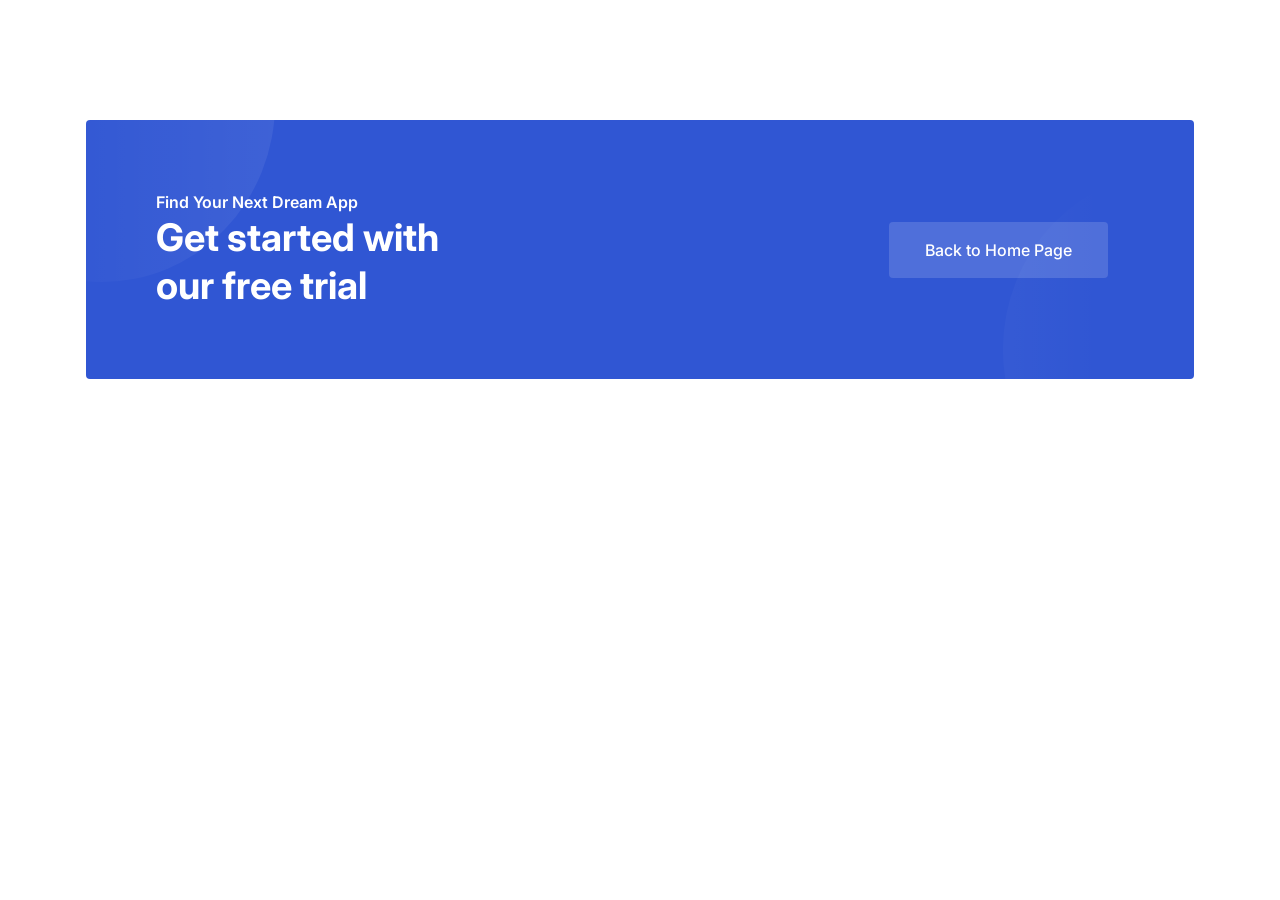
<file: cart/project/ex/cta.html>
<!DOCTYPE html>
<html lang="en">
  <head>
    <meta charset="UTF-8" />
    <meta http-equiv="X-UA-Compatible" content="IE=edge" />
    <meta name="viewport" content="width=device-width, initial-scale=1.0" />
    <title>Call To Action | TailGrids</title>
    <link
      rel="shortcut icon"
      href="assets/images/favicon.svg"
      type="image/x-icon"
    />
    <link rel="stylesheet" href="assets/css/tailwind.css" />
  </head>
  <body>
    <!-- ====== Call To Action Section Start -->
    <section class="py-20 lg:py-[120px]">
      <div class="container mx-auto">
        <div
          class="relative z-10 overflow-hidden rounded bg-primary py-12 px-8 md:p-[70px]"
        >
          <div class="-mx-4 flex flex-wrap items-center">
            <div class="w-full px-4 lg:w-1/2">
              <span class="mb-2 text-base font-semibold text-white">
                Find Your Next Dream App
              </span>
              <h2
                class="mb-6 text-3xl font-bold leading-tight text-white sm:mb-8 sm:text-[38px] lg:mb-0"
              >
                Get started with <br class="hidden xs:block" />
                our free trial
              </h2>
            </div>
            <div class="w-full px-4 lg:w-1/2">
              <div class="flex flex-wrap lg:justify-end">
                <a
                  href="../../../home.php"
                  class="my-1 mr-4 inline-block rounded bg-white bg-opacity-[15%] py-4 px-6 text-base font-medium text-white transition hover:bg-opacity-100 hover:text-primary md:px-9 lg:px-6 xl:px-9"
                >
                  Back to Home Page  
                </a>
                <!-- <a
                  href="javascript:void(0)"
                  class="my-1 inline-block rounded bg-[#13C296] py-4 px-6 text-base font-medium text-white transition hover:bg-opacity-90 md:px-9 lg:px-6 xl:px-9"
                >
                  Start Free Trial
                </a> -->
              </div>
            </div>
          </div>

          <div>
            <span class="absolute top-0 left-0 z-[-1]">
              <svg
                width="189"
                height="162"
                viewBox="0 0 189 162"
                fill="none"
                xmlns="http://www.w3.org/2000/svg"
              >
                <ellipse
                  cx="16"
                  cy="-16.5"
                  rx="173"
                  ry="178.5"
                  transform="rotate(180 16 -16.5)"
                  fill="url(#paint0_linear)"
                />
                <defs>
                  <linearGradient
                    id="paint0_linear"
                    x1="-157"
                    y1="-107.754"
                    x2="98.5011"
                    y2="-106.425"
                    gradientUnits="userSpaceOnUse"
                  >
                    <stop stop-color="white" stop-opacity="0.07" />
                    <stop offset="1" stop-color="white" stop-opacity="0" />
                  </linearGradient>
                </defs>
              </svg>
            </span>
            <span class="absolute bottom-0 right-0 z-[-1]">
              <svg
                width="191"
                height="208"
                viewBox="0 0 191 208"
                fill="none"
                xmlns="http://www.w3.org/2000/svg"
              >
                <ellipse
                  cx="173"
                  cy="178.5"
                  rx="173"
                  ry="178.5"
                  fill="url(#paint0_linear)"
                />
                <defs>
                  <linearGradient
                    id="paint0_linear"
                    x1="-3.27832e-05"
                    y1="87.2457"
                    x2="255.501"
                    y2="88.5747"
                    gradientUnits="userSpaceOnUse"
                  >
                    <stop stop-color="white" stop-opacity="0.07" />
                    <stop offset="1" stop-color="white" stop-opacity="0" />
                  </linearGradient>
                </defs>
              </svg>
            </span>
          </div>
        </div>
      </div>
    </section>
    <!-- ====== Call To Action Section End -->
  </body>
</html>
</file>
<file: shopping/style.css>
@import url('https://fonts.googleapis.com/css2?family=Poppins:ital,wght@0,100;0,200;0,300;0,400;0,500;0,600;0,700;0,900;1,100;1,200;1,400;1,500;1,600;1,700&display=swap');
*{
font-family: 'Poppins', sans-serif;
margin: 0;
padding:0;
scroll-padding-top: 2rem;
box-sizing: border-box;
list-style: none;
text-decoration: none;
scroll-behavior: smooth;
}
.img{
    width: 100%;
}
:root{
    --main-color:#fd4646;
    --text-color:#171427;
    --bg-color:#fff;
}
body{
    color: var(--text-color);
}
section{
    margin-bottom: 10rem;
    
}
.section-title{
    font-size: 2rem;
    font-weight: 500;
    text-align: center;
    margin-bottom: 5px;
}
.shop{
    margin-top: 2rem;
}
.content{
    width: 100%;
    display: grid;
    grid-template-columns: repeat(auto-fit,minmax(220px,auto));
    gap: 4rem;
}
.boxes{
    position: relative;
    transition: all 0.40s;
    margin-bottom: 0.5px;
    margin-top: 0.5px;
    
}
.favorite {
    position: absolute;
    top: 10px;
    right: 15px;
    margin: 10px;
    color: #2b0992;
  }
.boxes img{
    width: 100%;
    height: auto;
    transition: all 0.40s;
}
.boxes:hover{
    padding: 5px;
    border: 1px solid var(--text-color);
    transition: 0.40s;
}
.boxes:hover .products-image{
    opacity: 0.9;
}
.products-image{
    width: 100%;
    height: auto;
    margin-bottom: 0.5rem;
}
.products-title{
    font-size: 1.1rem;
    font-weight: 600;
    text-transform: uppercase;
    margin-bottom: 0.5rem;
}
.price{
    font-weight: 600;
    margin-bottom: 0.2px;
}
.fav-detail{
    display: grid;
    row-gap: 0.5rem;

}
.add-cart{
    position: absolute;
    bottom: 0;
    right: 0;
    background: var(--text-color);
    color: var(--bg-color);
    padding: 10px;
    cursor: pointer;
}
header{
    position: fixed;
    top: 0;
    left: 0;
    width: 100%;
    box-shadow: 0 1px 4px hsl(0, 4% 15% / 10%);
    z-index: 100;
    }
    /*
.nav.container {
    display: flex;
    align-items: center;
    justify-content: space-between;
    padding: 0.5px 5px;
  }
*/
.container{
    max-width: 1068px;
    margin: auto;
    width: 100%;
}

.nav{
    display: flex;
    align-items: center;
    justify-content: space-between;
    padding:5px 0;
}
/*
.logo{
    display: inline-block;
    color: rgb(17, 17, 16);
    
   }
   */
  
  
.fav-title{
    text-align: center;
    font-size: 1.5rem;
    font-weight: 600;
    margin-top: 2rem;
}
.fav-box{
    display: grid;
    grid-template-columns: 32% 50% 18%;
    align-items: center;
    gap: 1rem;
    margin-top: 1rem;
}
.fav-img{
    width: 100px;
    height: 100px;
    object-fit: contain;
    padding: 10px;
}
.fav-pro-title{
    font-size: 1.5rem;
    text-transform: uppercase;
}
#close-cart{
    position: absolute;
    top: 1rem;
    right: 0.8rem;
    font-size: 2rem;
    cursor: pointer;
}
.buy-button{
    display: flex;
    margin: 1.5rem auto 0 auto;
    padding: 12px 15px;
    border: none;
    background-color: var(--main-color);
    color: var(--bg-color);
    font-size: 1rem;
    font-weight: 500;
    cursor: pointer;
}
.fav-pro-price{
    font-weight: 500;
}
.fav-remove{
    font-size: 24px;
    color: var(--main-color);
    cursor: pointer;
}
#fav-icon{
    position: absolute;
    display: flex;
    font-size: 1.8rem;
    cursor: pointer;
    margin: auto;
}
.fav-cart{
    position: fixed;
    top: 0;
    right: -100%;
    width: 360px;
    min-height: 100vh;
    padding: 20px;
    background-color: var(--bg-color);
    box-shadow: -2px 0 4px hsl(0, 4% 15% / 10%);
   transition: 0.3s;
}
.fav-cart.active{
    right: 0;
}
.fav{
    position: relative;
    bottom: 0;
    right: 0;
    padding: 5px;
    cursor: pointer;
}

.add-cart:hover{
    background: hsl(249,32%,17%);
}
.discount{
    text-decoration: line-through;
    font-size: 13px;
    color: #a4a3a7;
}
.text h5{
position: absolute;
top: 5px;
left: 5px;
color: #fff;
font-size: 15px;
font-weight: 600;
text-transform: uppercase;
background-color: #fd4646;
padding: 3PX 10PX;
border-radius: 3PX;
}
.adding{
    width:40%;
    margin-top:45px;
    }
    input{
        margin-bottom: 10px;
        width: 60%;
        padding: 8px;
        font-size: 10px;
        font-weight: bold;
    }
    button{
        border:none;
        padding: 4px;
        width: 40%;
        font-weight: bold;
        font-size: 12px;
        background-color: antiquewhite;
        cursor: pointer;
    }
    label{
        padding: 5px;
        cursor: pointer;
        font-weight: bold;  
        font-size: 12px;
    background-color: antiquewhite;
    color: #000;
}
a{
    font-size: 20px;
    color:red;
    font-weight: bold;
    margin-bottom: 50px;
}
.logo-color{
    margin-top: 50px;
    width: 450px;
    background-color: #fff;
    color: #fff;
}
</file>
